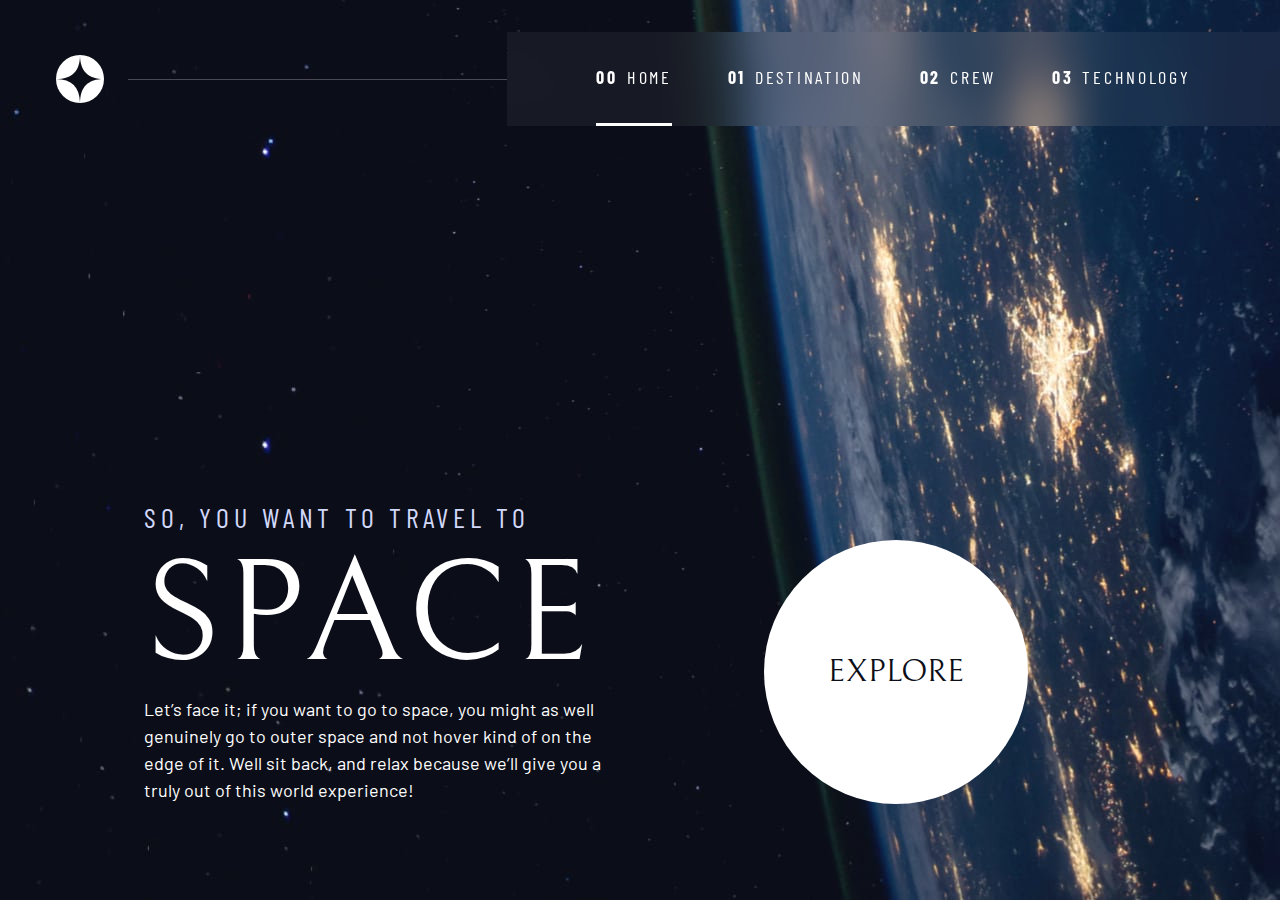
<file: index.html>
<!DOCTYPE html>
<html lang="en">
  <head>
    <meta charset="UTF-8" />
    <meta http-equiv="X-UA-Compatible" content="IE=edge" />
    <meta name="viewport" content="width=device-width, initial-scale=1.0" />

    <!-- Google fonts -->
    <link rel="preconnect" href="https://fonts.googleapis.com" />
    <link rel="preconnect" href="https://fonts.gstatic.com" crossorigin />
    <link
      href="https://fonts.googleapis.com/css2?family=Barlow+Condensed:wght@400;700&family=Bellefair&family=Barlow:wght@400;700&display=swap"
      rel="stylesheet"
    />
    <script src="script.js" defer></script>

    <!-- Custom CSS -->
    <link rel="stylesheet" href="index.css" />
    <title>Frontend Mentor | Space Tourism Website</title>
  </head>
  <body class="home">
    <a class="skip-to-content" href="#main">Skip to content</a>
    <header class="primary-header flex">
      <!-- Logo -->
      <div>
        <img src="./assets/shared/logo.svg" alt="Space tourism logo" class="logo" />
      </div>
      <button type="button" class="mobile-nav-toggle" aria-controls="primary-navigation">
        <span class="sr-only" aria-expanded="false">>Menu</span>
      </button>
      <nav>
        <ul id="primary-navigation" class="primary-navigation underline-indicators flex" data-visible="false">
          <li class="active">
            <a class="ff-sans-cond uppercase text-white letter-spacing-2" href="index.html"
              ><span aria-hidden="true">00</span>Home</a
            >
          </li>
          <li>
            <a class="ff-sans-cond uppercase text-white letter-spacing-2" href="destination.html"
              ><span aria-hidden="true">01</span>Destination</a
            >
          </li>
          <li>
            <a class="ff-sans-cond uppercase text-white letter-spacing-2" href="crew.html"
              ><span aria-hidden="true">02</span>Crew</a
            >
          </li>
          <li>
            <a class="ff-sans-cond uppercase text-white letter-spacing-2" href="technology.html"
              ><span aria-hidden="true">03</span>Technology</a
            >
          </li>
        </ul>
      </nav>
    </header>

    <main id="main" class="grid-container grid-container--home">
      <div>
        <h1 class="fs-500 ff-sans-cond text-accent uppercase letter-spacing-1">
          So, you want to travel to
          <span class="block fs-900 ff-serif text-white">Space</span>
        </h1>
        <p>
          Let’s face it; if you want to go to space, you might as well genuinely go to outer space and not hover kind of
          on the edge of it. Well sit back, and relax because we’ll give you a truly out of this world experience!
        </p>
      </div>
      <div>
        <a href="destination.html" class="large-button ff-serif text-dark bg-white uppercase">Explore</a>
      </div>
    </main>
  </body>
</html>
</file>
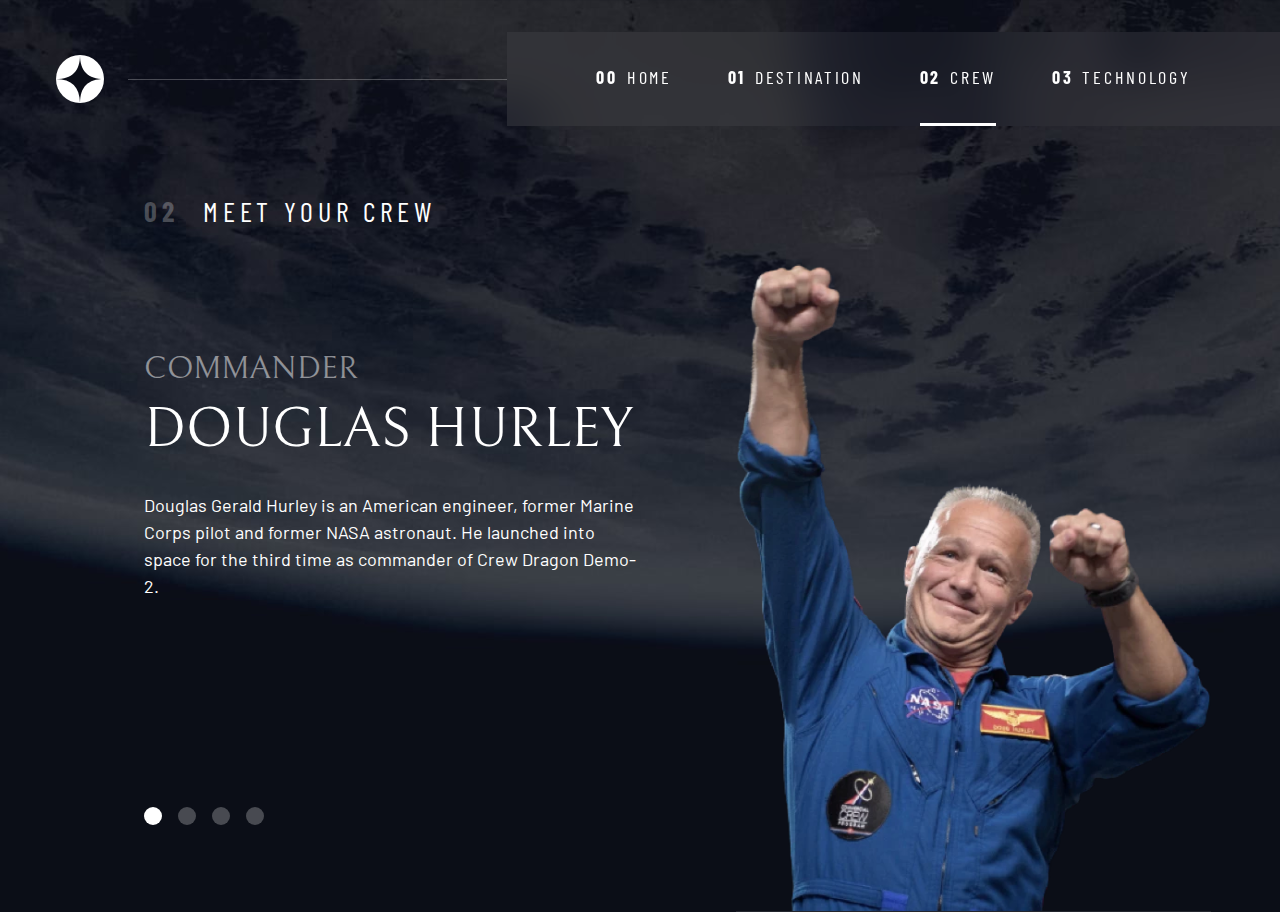
<file: crew.html>
<!DOCTYPE html>
<html lang="en">
  <head>
    <meta charset="UTF-8" />
    <meta http-equiv="X-UA-Compatible" content="IE=edge" />
    <meta name="viewport" content="width=device-width, initial-scale=1.0" />

    <!-- Google fonts -->
    <link rel="preconnect" href="https://fonts.googleapis.com" />
    <link rel="preconnect" href="https://fonts.gstatic.com" crossorigin />
    <link
      href="https://fonts.googleapis.com/css2?family=Barlow+Condensed:wght@400;700&family=Bellefair&family=Barlow:wght@400;700&display=swap"
      rel="stylesheet"
    />
    <script src="script.js" defer></script>
    <script src="tabs.js" defer></script>

    <!-- Custom CSS -->
    <link rel="stylesheet" href="index.css" />
    <title>Frontend Mentor | Space Tourism Website</title>
  </head>
  <body class="crew">
    <a class="skip-to-content" href="#main">Skip to content</a>
    <header class="primary-header flex">
      <!-- Logo -->
      <div>
        <img src="./assets/shared/logo.svg" alt="Space tourism logo" class="logo" />
      </div>
      <button type="button" class="mobile-nav-toggle" aria-controls="primary-navigation">
        <span class="sr-only" aria-expanded="false">>Menu</span>
      </button>
      <nav>
        <ul id="primary-navigation" class="primary-navigation underline-indicators flex" data-visible="false">
          <li>
            <a class="ff-sans-cond uppercase text-white letter-spacing-2" href="index.html"
              ><span aria-hidden="true">00</span>Home</a
            >
          </li>
          <li>
            <a class="ff-sans-cond uppercase text-white letter-spacing-2" href="destination.html"
              ><span aria-hidden="true">01</span>Destination</a
            >
          </li>
          <li class="active">
            <a class="ff-sans-cond uppercase text-white letter-spacing-2" href="crew.html"
              ><span aria-hidden="true">02</span>Crew</a
            >
          </li>
          <li>
            <a class="ff-sans-cond uppercase text-white letter-spacing-2" href="technology.html"
              ><span aria-hidden="true">03</span>Technology</a
            >
          </li>
        </ul>
      </nav>
    </header>

    <main id="main" class="grid-container grid-container--crew flow">
      <h1 class="numbered-title"><span aria-hidden="true">02</span> Meet your crew</h1>

      <div class="dot-indicators flex" role="tablist" aria-label="crew member list">
        <button aria-selected="true" aria-controls="commander-tab" role="tab" data-image="commander-image" tabindex="0">
          <span class="sr-only">The commander</span>
        </button>
        <button aria-selected="false" aria-controls="mission-tab" role="tab" data-image="mission-image" tabindex="-1">
          <span class="sr-only">The mission specialist</span>
        </button>
        <button aria-selected="false" aria-controls="pilot-tab" role="tab" data-image="pilot-image" tabindex="-1">
          <span class="sr-only">The pilot</span>
        </button>
        <button aria-selected="false" aria-controls="crew-tab" role="tab" data-image="crew-image" tabindex="-1">
          <span class="sr-only">The crew engineer</span>
        </button>
      </div>

      <!-- Commander Panel -->
      <article class="crew-info flow" id="commander-tab" role="tabpanel" tabindex="0">
        <header class="flow flow--space-small">
          <h2 class="fs-600 ff-serif uppercase">Commander</h2>
          <p class="fs-700 uppercase ff-serif">Douglas Hurley</p>
        </header>
        <p>
          Douglas Gerald Hurley is an American engineer, former Marine Corps pilot and former NASA astronaut. He
          launched into space for the third time as commander of Crew Dragon Demo-2.
        </p>
      </article>

      <!-- Mission Specialist Panel -->
      <article class="crew-info flow" id="mission-tab" role="tabpanel" tabindex="0" hidden>
        <header class="flow flow--space-small">
          <h2 class="fs-600 ff-serif uppercase">Mission Specialist</h2>
          <p class="fs-700 uppercase ff-serif">Mark Shuttleworth</p>
        </header>
        <p>
          Mark Richard Shuttleworth is the founder and CEO of Canonical, the company behind the Linux-based Ubuntu
          operating system. Shuttleworth became the first South African to travel to space as a space tourist.
        </p>
      </article>

      <!-- Pilot Panel -->
      <article class="crew-info flow" id="pilot-tab" role="tabpanel" tabindex="0" hidden>
        <header class="flow flow--space-small">
          <h2 class="fs-600 ff-serif uppercase">Pilot</h2>
          <p class="fs-700 uppercase ff-serif">Victor Glover</p>
        </header>
        <p>
          Pilot on the first operational flight of the SpaceX Crew Dragon to the International Space Station. Glover is
          a commander in the U.S. Navy where he pilots an F/A-18.He was a crew member of Expedition 64, and served as a
          station systems flight engineer.
        </p>
      </article>

      <!-- Engineer Panel -->
      <article class="crew-info flow" id="crew-tab" role="tabpanel" tabindex="0" hidden>
        <header class="flow flow--space-small">
          <h2 class="fs-600 ff-serif uppercase">Flight Engineer</h2>
          <p class="fs-700 uppercase ff-serif">Anousheh Ansari</p>
        </header>
        <p>
          Anousheh Ansari is an Iranian American engineer and co-founder of Prodea Systems. Ansari was the fourth
          self-funded space tourist, the first self-funded woman to fly to the ISS, and the first Iranian in space.
        </p>
      </article>

      <!-- Commander Image -->
      <picture id="commander-image">
        <source srcset="assets/crew/image-douglas-hurley.webp" type="image/webp" />
        <img src="assets/crew/image-douglas-hurley.png" alt="Douglas Hurley" />
      </picture>

      <!-- Mission Image -->
      <picture id="mission-image" hidden>
        <source srcset="assets/crew/image-mark-shuttleworth.webp" type="image/webp" />
        <img src="assets/crew/image-mark-shuttleworth.png" alt="Douglas Hurley" />
      </picture>

      <!-- Pilot Image -->
      <picture id="pilot-image" hidden>
        <source srcset="assets/crew/image-victor-glover.webp" type="image/webp" />
        <img src="assets/crew/image-victor-glover.png" alt="Douglas Hurley" />
      </picture>

      <!-- Crew Image -->
      <picture id="crew-image" hidden>
        <source srcset="assets/crew/image-anousheh-ansari.webp" type="image/webp" />
        <img src="assets/crew/image-anousheh-ansari.png" alt="Douglas Hurley" />
      </picture>
    </main>
  </body>
</html>
</file>
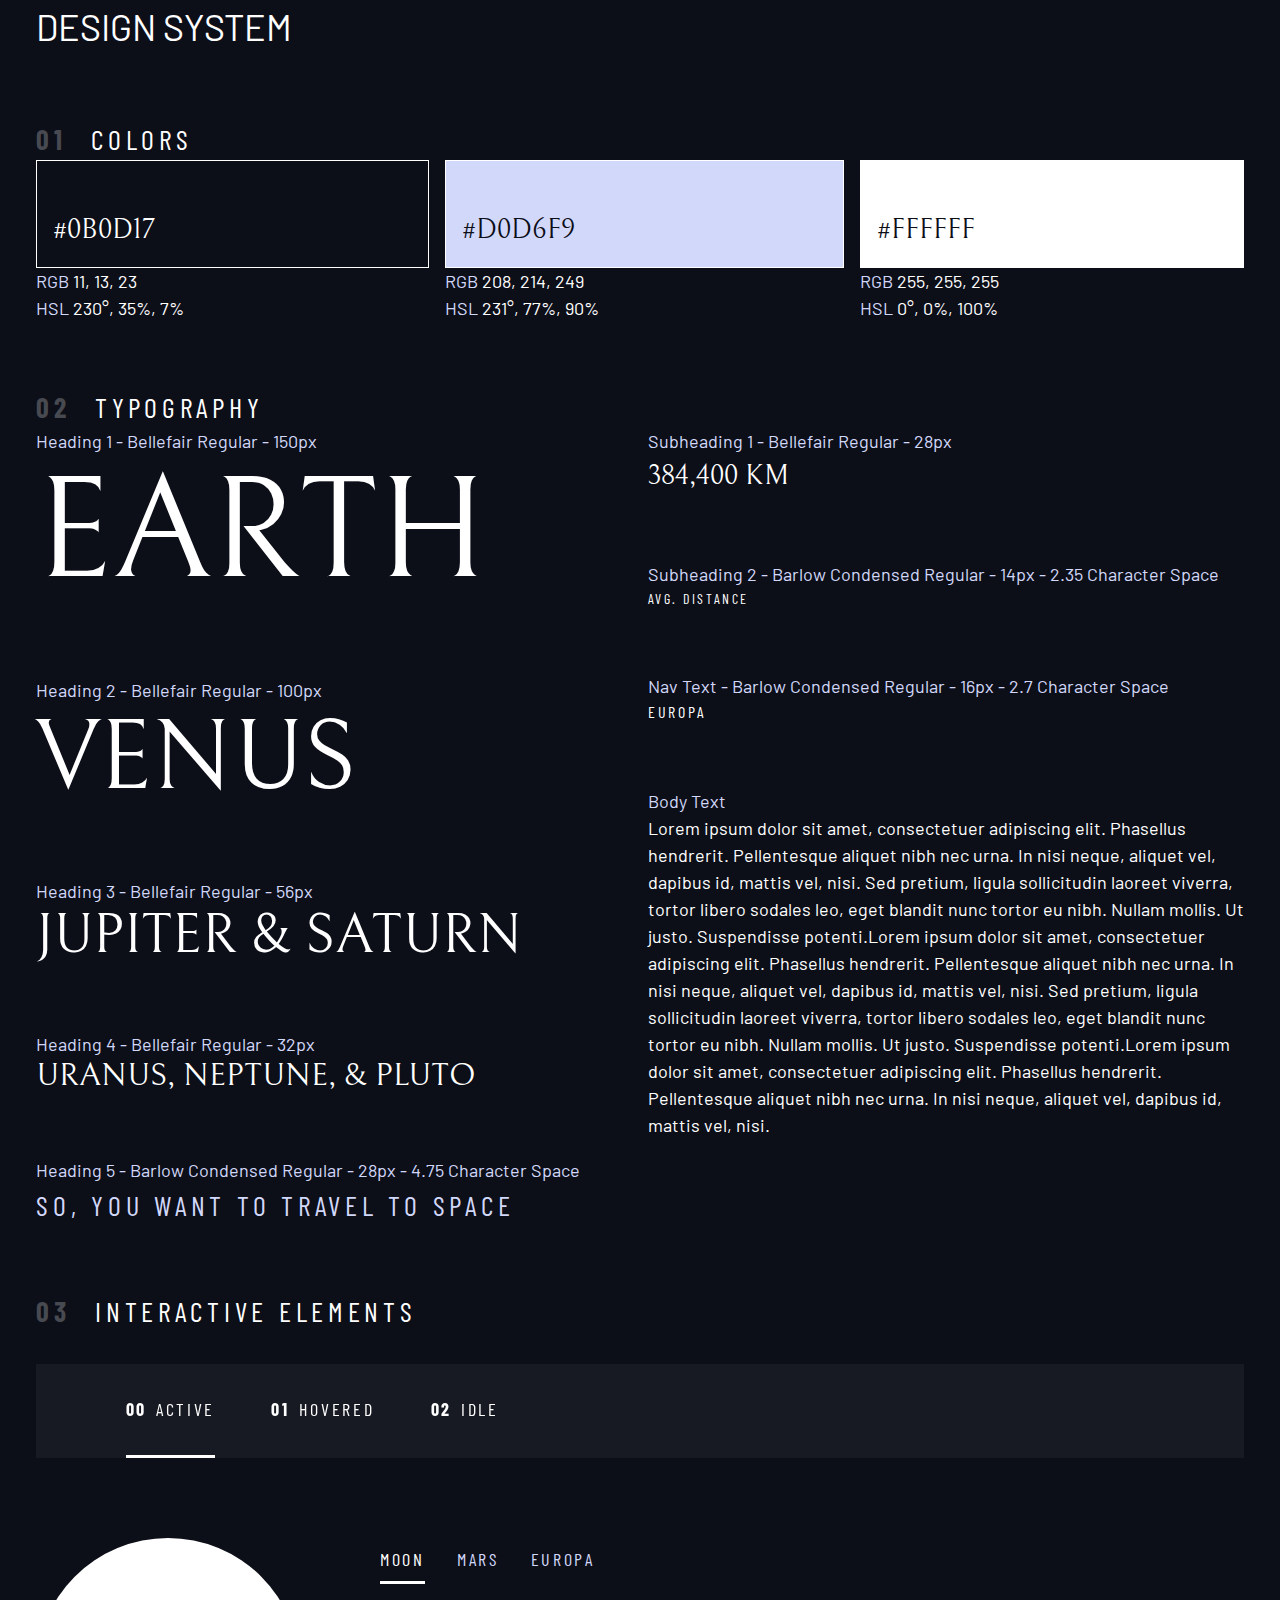
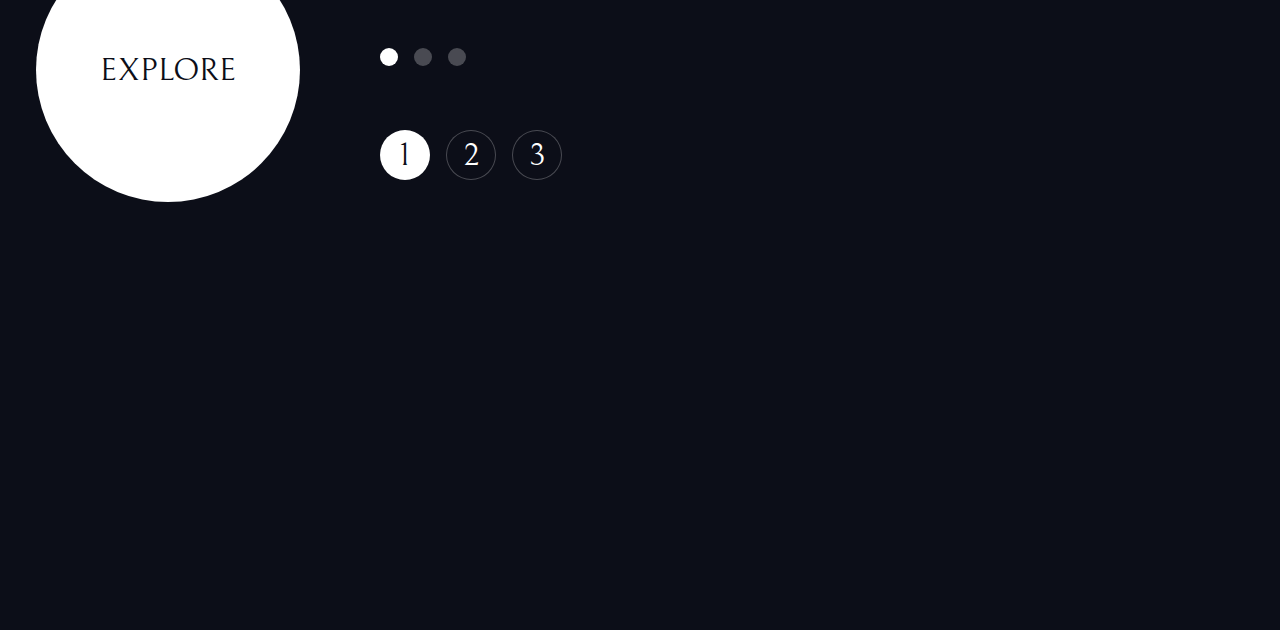
<file: design-system.html>
<!DOCTYPE html>
<html lang="en">
  <head>
    <meta charset="UTF-8" />
    <meta http-equiv="X-UA-Compatible" content="IE=edge" />
    <meta name="viewport" content="width=device-width, initial-scale=1.0" />

    <!-- Google fonts -->
    <link rel="preconnect" href="https://fonts.googleapis.com" />
    <link rel="preconnect" href="https://fonts.gstatic.com" crossorigin />
    <link
      href="https://fonts.googleapis.com/css2?family=Barlow+Condensed:wght@400;700&family=Bellefair&family=Barlow:wght@400;700&display=swap"
      rel="stylesheet"
    />
    <link rel="stylesheet" href="index.css" />
    <title>Design System</title>
  </head>
  <body>
    <div class="container">
      <h1 class="uppercase">Design system</h1>

      <section id="colors" style="margin: 4rem 0">
        <h2 class="numbered-title"><span>01</span> colors</h2>
        <div class="flex">
          <div style="flex-grow: 1">
            <div class="bg-dark text-white ff-serif fs-500" style="padding: 3rem 1rem 1rem; border: 1px solid white">
              #0B0D17
            </div>
            <p><span class="text-accent">RGB</span> 11, 13, 23</p>
            <p><span class="text-accent">HSL</span> 230°, 35%, 7%</p>
          </div>
          <div style="flex-grow: 1">
            <div class="bg-accent text-dark ff-serif fs-500" style="padding: 3rem 1rem 1rem; border: 1px solid white">
              #D0D6F9
            </div>
            <p><span class="text-accent">RGB</span> 208, 214, 249</p>
            <p><span class="text-accent">HSL</span> 231°, 77%, 90%</p>
          </div>
          <div style="flex-grow: 1">
            <div class="bg-white text-dark ff-serif fs-500" style="padding: 3rem 1rem 1rem; border: 1px solid white">
              #FFFFFF
            </div>
            <p><span class="text-accent">RGB</span> 255, 255, 255</p>
            <p><span class="text-accent">HSL</span> 0°, 0%, 100%</p>
          </div>
        </div>
      </section>

      <!-- Typography Section -->
      <section id="typography" style="margin: 4rem 0">
        <h2 class="numbered-title"><span>02 </span>Typography</h2>
        <div class="flex">
          <div class="flow" style="flex-basis: 100%; --flow-space: 4rem">
            <div>
              <p class="text-accent">Heading 1 - Bellefair Regular - 150px</p>
              <p class="fs-900 ff-serif uppercase">Earth</p>
            </div>
            <div>
              <p class="text-accent">Heading 2 - Bellefair Regular - 100px</p>
              <p class="fs-800 ff-serif uppercase">Venus</p>
            </div>
            <div>
              <p class="text-accent">Heading 3 - Bellefair Regular - 56px</p>
              <p class="fs-700 ff-serif uppercase">Jupiter & Saturn</p>
            </div>
            <div>
              <p class="text-accent">Heading 4 - Bellefair Regular - 32px</p>
              <p class="fs-600 ff-serif uppercase">Uranus, Neptune, & Pluto</p>
            </div>
            <div>
              <p class="text-accent">Heading 5 - Barlow Condensed Regular - 28px - 4.75 Character Space</p>
              <p class="text-accent fs-500 ff-sans-cond uppercase letter-spacing-1">So, you want to travel to space</p>
            </div>
          </div>

          <div class="flow" style="flex-basis: 100%; --flow-space: 4rem">
            <div>
              <p class="text-accent">Subheading 1 - Bellefair Regular - 28px</p>
              <p class="fs-500 ff-serif uppercase">384,400 km</p>
            </div>
            <div>
              <p class="text-accent">Subheading 2 - Barlow Condensed Regular - 14px - 2.35 Character Space</p>
              <p class="fs-200 uppercase ff-sans-cond letter-spacing-3">Avg. Distance</p>
            </div>
            <div>
              <p class="text-accent">Nav Text - Barlow Condensed Regular - 16px - 2.7 Character Space</p>
              <p class="fs-300 uppercase ff-sans-cond letter-spacing-2">Europa</p>
            </div>
            <div>
              <p class="text-accent">Body Text</p>
              <p>
                Lorem ipsum dolor sit amet, consectetuer adipiscing elit. Phasellus hendrerit. Pellentesque aliquet nibh
                nec urna. In nisi neque, aliquet vel, dapibus id, mattis vel, nisi. Sed pretium, ligula sollicitudin
                laoreet viverra, tortor libero sodales leo, eget blandit nunc tortor eu nibh. Nullam mollis. Ut justo.
                Suspendisse potenti.Lorem ipsum dolor sit amet, consectetuer adipiscing elit. Phasellus hendrerit.
                Pellentesque aliquet nibh nec urna. In nisi neque, aliquet vel, dapibus id, mattis vel, nisi. Sed
                pretium, ligula sollicitudin laoreet viverra, tortor libero sodales leo, eget blandit nunc tortor eu
                nibh. Nullam mollis. Ut justo. Suspendisse potenti.Lorem ipsum dolor sit amet, consectetuer adipiscing
                elit. Phasellus hendrerit. Pellentesque aliquet nibh nec urna. In nisi neque, aliquet vel, dapibus id,
                mattis vel, nisi.
              </p>
            </div>
          </div>
        </div>
      </section>

      <!-- Interactive Elements Section -->
      <section class="flow" id="interactive-elements">
        <h2 class="numbered-title"><span>03</span> Interactive elements</h2>

        <!-- navigation -->
        <div>
          <nav>
            <ul class="primary-navigation underline-indicators flex">
              <li class="active">
                <a class="ff-sans-cond uppercase text-white letter-spacing-2" href="#"><span>00</span>Active</a>
              </li>
              <li>
                <a class="ff-sans-cond uppercase text-white letter-spacing-2" href="#"><span>01</span>Hovered</a>
              </li>
              <li>
                <a class="ff-sans-cond uppercase text-white letter-spacing-2" href="#"><span>02</span>Idle</a>
              </li>
            </ul>
          </nav>
        </div>

        <div class="flex" style="margin-top: 5rem">
          <div>
            <!-- explore button -->
            <a href="#" class="large-button uppercase ff-serif fs-600 text-dark bg-white">Explore</a>
          </div>

          <div class="flow" style="margin-bottom: 50vh; margin-left: 4rem; --flow-space: 4rem">
            <!-- Tabs -->
            <div class="tab-list underline-indicators flex">
              <button aria-selected="true" class="uppercase ff-sans-cond text-accent letter-spacing-2">Moon</button>
              <button aria-selected="false" class="uppercase ff-sans-cond text-accent letter-spacing-2">Mars</button>
              <button aria-selected="false" class="uppercase ff-sans-cond text-accent letter-spacing-2">Europa</button>
            </div>
            <!-- Dots -->
            <div class="dot-indicators flex">
              <button aria-selected="true" class="">
                <span class="sr-only">Tab title</span>
              </button>
              <button aria-selected="false" class="">
                <span class="sr-only">Tab title</span>
              </button>
              <button aria-selected="false" class="">
                <span class="sr-only">Tab title</span>
              </button>
            </div>
            <!-- Numbers -->
            <div class="number-indicators flex">
              <button aria-selected="true" class="ff-serif fs-600 text-white bg-dark">1</button>
              <button class="ff-serif fs-600 text-white bg-dark">2</button>
              <button class="ff-serif fs-600 text-white bg-dark">3</button>
            </div>
          </div>
        </div>
      </section>
    </div>
  </body>
</html>
</file>
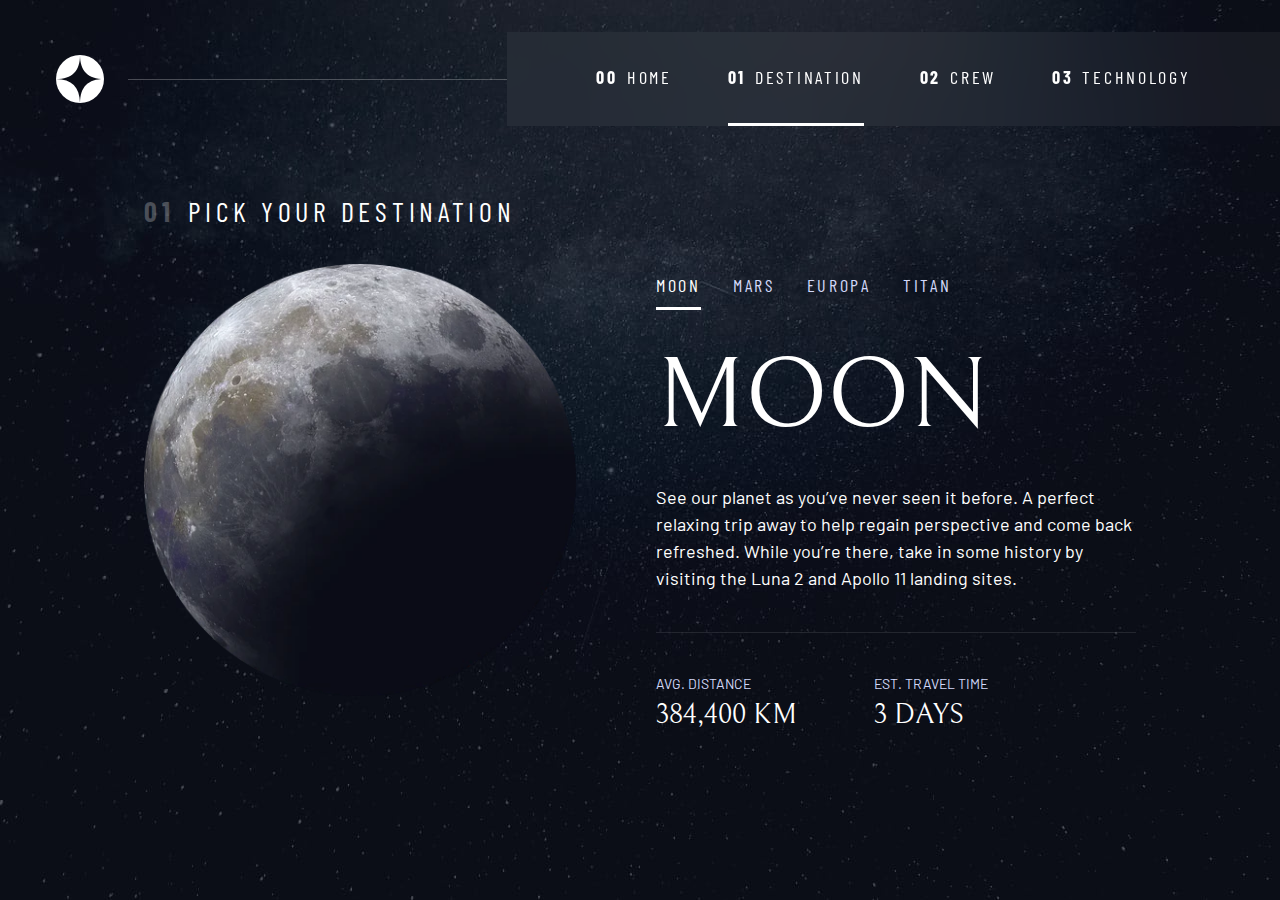
<file: destination.html>
<!DOCTYPE html>
<html lang="en">
  <head>
    <meta charset="UTF-8" />
    <meta http-equiv="X-UA-Compatible" content="IE=edge" />
    <meta name="viewport" content="width=device-width, initial-scale=1.0" />

    <!-- Google fonts -->
    <link rel="preconnect" href="https://fonts.googleapis.com" />
    <link rel="preconnect" href="https://fonts.gstatic.com" crossorigin />
    <link
      href="https://fonts.googleapis.com/css2?family=Barlow+Condensed:wght@400;700&family=Bellefair&family=Barlow:wght@400;700&display=swap"
      rel="stylesheet"
    />
    <script src="script.js" defer></script>
    <script src="tabs.js" defer></script>

    <!-- Custom CSS -->
    <link rel="stylesheet" href="index.css" />
    <title>Frontend Mentor | Space Tourism Website</title>
  </head>
  <body class="destination">
    <a class="skip-to-content" href="#main">Skip to content</a>
    <header class="primary-header flex">
      <!-- Logo -->
      <div>
        <img src="./assets/shared/logo.svg" alt="Space tourism logo" class="logo" />
      </div>
      <button type="button" class="mobile-nav-toggle" aria-controls="primary-navigation">
        <span class="sr-only" aria-expanded="false">>Menu</span>
      </button>
      <nav>
        <ul id="primary-navigation" class="primary-navigation underline-indicators flex" data-visible="false">
          <li>
            <a class="ff-sans-cond uppercase text-white letter-spacing-2" href="index.html"
              ><span aria-hidden="true">00</span>Home</a
            >
          </li>
          <li class="active">
            <a class="ff-sans-cond uppercase text-white letter-spacing-2" href="destination.html"
              ><span aria-hidden="true">01</span>Destination</a
            >
          </li>
          <li>
            <a class="ff-sans-cond uppercase text-white letter-spacing-2" href="crew.html"
              ><span aria-hidden="true">02</span>Crew</a
            >
          </li>
          <li>
            <a class="ff-sans-cond uppercase text-white letter-spacing-2" href="technology.html"
              ><span aria-hidden="true">03</span>Technology</a
            >
          </li>
        </ul>
      </nav>
    </header>

    <main id="main" class="grid-container grid-container--destination flow">
      <h1 class="numbered-title"><span aria-hidden="true">01</span>Pick your destination</h1>

      <picture id="moon-image">
        <source srcset="assets/destination/image-moon.webp" type="image/webp" />
        <img src="assets/destination//image-moon.png" alt="The moon" />
      </picture>
      <picture id="mars-image" hidden>
        <source srcset="assets/destination/image-mars.webp" type="image/webp" />
        <img src="assets/destination//image-mars.png" alt="The planet mars" />
      </picture>
      <picture id="europa-image" hidden>
        <source srcset="assets/destination/image-europa.webp" type="image/webp" />
        <img src="assets/destination//image-europa.png" alt="The planet europa" />
      </picture>
      <picture id="titan-image" hidden>
        <source srcset="assets/destination/image-titan.webp" type="image/webp" />
        <img src="assets/destination//image-titan.png" alt="The moon titan" />
      </picture>

      <!-- Tabs -->
      <div class="tab-list underline-indicators flex" role="tablist" aria-label="destination list">
        <button
          aria-selected="true"
          role="tab"
          aria-controls="moon-tab"
          class="uppercase ff-sans-cond text-accent letter-spacing-2"
          tabindex="0"
          data-image="moon-image"
        >
          Moon
        </button>
        <button
          aria-selected="false"
          role="tab"
          aria-controls="mars-tab"
          class="uppercase ff-sans-cond text-accent letter-spacing-2"
          tabindex="-1"
          data-image="mars-image"
        >
          Mars
        </button>
        <button
          aria-selected="false"
          role="tab"
          aria-controls="europa-tab"
          class="uppercase ff-sans-cond text-accent letter-spacing-2"
          tabindex="-1"
          data-image="europa-image"
        >
          Europa
        </button>
        <button
          aria-selected="false"
          role="tab"
          aria-controls="titan-tab"
          class="uppercase ff-sans-cond text-accent letter-spacing-2"
          tabindex="-1"
          data-image="titan-image"
        >
          Titan
        </button>
      </div>

      <!-- The Moon -->
      <article class="destination-info flow" id="moon-tab" tabindex="0" role="tabpanel">
        <h2 class="fs-800 uppercase ff-serif">Moon</h2>
        <p>
          See our planet as you’ve never seen it before. A perfect relaxing trip away to help regain perspective and
          come back refreshed. While you’re there, take in some history by visiting the Luna 2 and Apollo 11 landing
          sites.
        </p>
        <div class="destination-meta flex">
          <div>
            <h3 class="text-accent fs-200 uppercase">Avg. distance</h3>
            <p class="ff-serif uppercase">384,400 km</p>
          </div>
          <div>
            <h3 class="text-accent fs-200 uppercase">Est. travel time</h3>
            <p class="ff-serif uppercase">3 days</p>
          </div>
        </div>
      </article>

      <!-- Mars -->
      <article hidden class="destination-info flow" id="mars-tab" tabindex="0" role="tabpanel">
        <h2 class="fs-800 uppercase ff-serif">Mars</h2>
        <p>
          Don’t forget to pack your hiking boots. You’ll need them to tackle Olympus Mons, the tallest planetary
          mountain in our solar system. It’s two and a half times the size of Everest!
        </p>
        <div class="destination-meta flex">
          <div>
            <h3 class="text-accent fs-200 uppercase">Avg. distance</h3>
            <p class="ff-serif uppercase">225 mil. km</p>
          </div>
          <div>
            <h3 class="text-accent fs-200 uppercase">Est. travel time</h3>
            <p class="ff-serif uppercase">9 months</p>
          </div>
        </div>
      </article>

      <!-- Europa -->
      <article hidden class="destination-info flow" id="europa-tab" tabindex="0" role="tabpanel">
        <h2 class="fs-800 uppercase ff-serif">Europa</h2>
        <p>
          The smallest of the four Galilean moons orbiting Jupiter, Europa is a winter lover’s dream. With an icy
          surface, it’s perfect for a bit of ice skating, curling, hockey, or simple relaxation in your snug wintery
          cabin.
        </p>
        <div class="destination-meta flex">
          <div>
            <h3 class="text-accent fs-200 uppercase">Avg. distance</h3>
            <p class="ff-serif uppercase">628 mil. km</p>
          </div>
          <div>
            <h3 class="text-accent fs-200 uppercase">Est. travel time</h3>
            <p class="ff-serif uppercase">3 yearss</p>
          </div>
        </div>
      </article>

      <!-- Titan -->
      <article hidden class="destination-info flow" id="titan-tab" tabindex="0" role="tabpanel">
        <h2 class="fs-800 uppercase ff-serif">Titan</h2>
        <p>
          The only moon known to have a dense atmosphere other than Earth, Titan is a home away from home (just a few
          hundred degrees colder!). As a bonus, you get striking views of the Rings of Saturn.
        </p>
        <div class="destination-meta flex">
          <div>
            <h3 class="text-accent fs-200 uppercase">Avg. distance</h3>
            <p class="ff-serif uppercase">1.6 bil. km</p>
          </div>
          <div>
            <h3 class="text-accent fs-200 uppercase">Est. travel time</h3>
            <p class="ff-serif uppercase">7 years</p>
          </div>
        </div>
      </article>
    </main>
  </body>
</html>
</file>
<file: index.css>
/* ---------------------------- */
/* CUSTOM PROPERTIES            */
/* ---------------------------- */

:root {
  /* Colors */
  --clr-dark: 230 35% 7%;
  --clr-light: 231 77% 90%;
  --clr-white: 0 0% 100%;

  /* Font Sizes */
  --fs-900: clamp(5rem, 10vw + 1rem, 9.375rem);
  --fs-800: 3.5rem;
  --fs-700: 1.5rem;
  --fs-600: 1rem;
  --fs-500: 1rem;
  --fs-400: 0.9375rem;
  --fs-300: 1rem;
  --fs-200: 0.875rem;

  /* Font Families */
  --ff-serif: 'Bellefair', serif;
  --ff-sans-cond: 'Barlow Condensed', sans-serif;
  --ff-sans-normal: 'Barlow', sans-serif;
}

@media (min-width: 35em) {
  :root {
    /* Font Sizes */
    /* --fs-900: 9.375rem; */
    --fs-800: 5rem;
    --fs-700: 2.5rem;
    --fs-600: 1.5rem;
    --fs-500: 1.25rem;
    --fs-400: 1rem;
  }
}

@media (min-width: 45em) {
  :root {
    /* Font Sizes */
    --fs-800: 6.25rem;
    --fs-700: 3.5rem;
    --fs-600: 2rem;
    --fs-500: 1.75rem;
    --fs-400: 1.125rem;
  }
}

/* ---------------------------- */
/* RESETS                       */
/* ---------------------------- */

/*  https://piccalil.li/blog/a-modern-css-reset/ */

/*  Box Sizing */
*,
*::before,
*::after {
  box-sizing: border-box;
}

/* Remove default margin */
body,
h1,
h2,
h3,
h4,
h5,
h6,
p,
figure,
picture {
  margin: 0;
}

/* Remove the default Bold font-weight (this is exclusive to this Space page -- typically we want to keep this) */
h1,
h2,
h3,
h4,
h5,
h6,
p {
  font-weight: 400;
}

/* Set up Body */
body {
  /* Browser default is 1.4 -- tad small */
  line-height: 1.5;
  min-height: 100vh;

  font-family: var(--ff-sans-normal);
  font-size: var(--fs-400);
  color: hsl(var(--clr-white));
  background-color: hsl(var(--clr-dark));

  /* Help our Grid items stretch out */
  display: grid;
  grid-template-rows: min-content 1fr;

  overflow-x: hidden;
}

/* Easier Image */
img,
picture {
  /* Ensures image shrinks as space they have to live in does */
  max-width: 100%;
  /* Deal with minor spacing issues */
  display: block;
}

/* Make forms elements to work with */
input,
button,
textarea,
select {
  /* These don't inherit font properties by default */
  font: inherit;
}

/* The hidden attribute is weak and easily overridden -- this fixes that */
[hidden] {
  display: none !important;
}

/* Remove animations for people who have disabled them */
@media (prefers-reduced-motion: reduce) {
  *,
  *::before,
  *::after {
    animation-duration: 0.01ms !important;
    animation-iteration-count: 1 !important;
    transition-duration: 0.01ms !important;
    scroll-behavior: auto !important;
  }
}

/* ---------------------------- */
/* UTILITY CLASSES              */
/* ---------------------------- */

.flex {
  display: flex;
  gap: var(--gap, 1rem);
}

.grid {
  display: grid;
  gap: var(--gap, 1rem);
}

.block {
  display: block;
}

/* 'Lobotomized owl' -- select all elements that don't have an adjacent sibling before it  */
/* .flow > * + * {
  margin-top: 1rem;
} */

/* Simpler to understand selector for the above? */
/* .flow > *:not(:first-child) {
  margin-top: 1rem;
} */

.flow > *:where(:not(:first-child)) {
  margin-top: var(--flow-space, 1rem);
}

/* We could also use this version! */
/* .flow > *:not(:last-child) {
  margin-bottom: 1rem;
} */

.flow--space-small {
  --flow-space: 0.75rem;
}

.container {
  /* Padding for left and right */
  padding-inline: 2em;
  /* Keep contents horizontally centered */
  margin-inline: auto;
  max-width: 80rem;
}

/* Visually hide content, but keep it in page so screen-reader gains more context */
.sr-only {
  position: absolute;
  width: 1px;
  height: 1px;
  padding: 0;
  margin: -1px;
  overflow: hidden;
  clip: rect(0, 0, 0, 0);
  white-space: nowrap; /* Added line */
  border: 0;
}

.skip-to-content {
  position: absolute;
  z-index: 1000;
  background: hsl(var(--clr-white));
  color: hsl(var(--clr-dark));
  padding: 0.5em 1em;
  margin-inline: auto;
  transform: translateY(-100%);
  transition: transform 0.3s ease-in-out;
}

.skip-to-content:focus {
  transform: translateY(0);
}

/* Colors */

.bg-dark {
  background-color: hsl(var(--clr-dark));
}
.bg-accent {
  background-color: hsl(var(--clr-light));
}
.bg-white {
  background-color: hsl(var(--clr-white));
}

.text-dark {
  color: hsl(var(--clr-dark));
}
.text-accent {
  color: hsl(var(--clr-light));
}
.text-white {
  color: hsl(var(--clr-white));
}

/* Typography */

.ff-serif {
  font-family: var(--ff-serif);
}
.ff-sans-cond {
  font-family: var(--ff-sans-cond);
}
.ff-sans-normal {
  font-family: var(--ff-sans-normal);
}

.letter-spacing-1 {
  letter-spacing: 4.75px;
}
.letter-spacing-2 {
  letter-spacing: 2.7px;
}
.letter-spacing-3 {
  letter-spacing: 2.35px;
}

.uppercase {
  text-transform: uppercase;
}

.fs-900 {
  font-size: var(--fs-900);
}
.fs-800 {
  font-size: var(--fs-800);
}
.fs-700 {
  font-size: var(--fs-700);
}
.fs-600 {
  font-size: var(--fs-600);
}
.fs-500 {
  font-size: var(--fs-500);
}
.fs-400 {
  font-size: var(--fs-400);
}
.fs-300 {
  font-size: var(--fs-300);
}
.fs-200 {
  font-size: var(--fs-200);
}

.fs-900,
.fs-800,
.fs-700,
.fs-600 {
  line-height: 1.1;
}

.numbered-title {
  font-family: var(--ff-sans-cond);
  font-size: var(--fs-500);
  text-transform: uppercase;
  letter-spacing: 4.72px;
}

.numbered-title span {
  margin-right: 0.5em;
  font-weight: 700;
  color: hsl(var(--clr-white) / 0.25);
}

/* ---------------------------- */
/* COMPONENTS                   */
/* ---------------------------- */

.large-button {
  font-size: 2rem;
  position: relative;
  /* This makes the button not take up as much room as it can get */
  display: inline-grid;
  z-index: 1;
  place-items: center;
  padding: 0 2em;
  border-radius: 50%;
  aspect-ratio: 1;
  text-decoration: none;

  outline: 0;
}

.large-button::after {
  content: '';
  position: absolute;
  z-index: -1;
  inset: 0;
  border-radius: inherit;
  background-color: hsl(var(--clr-white) / 0.15);
  opacity: 0;
  transition: opacity 500ms linear, transform 750ms ease-in-out;
}

.large-button:hover::after,
.large-button:focus::after {
  opacity: 1;
  transform: scale(1.5);
}

/* Primary Header */

.logo {
  margin: 2rem clamp(1.5rem, 5vw, 3.5rem);
}

.primary-header {
  align-items: center;
  justify-content: space-between;
}

.mobile-nav-toggle {
  display: none;
}

.primary-navigation {
  --gap: clamp(1.5rem, 5vw, 3.5rem);
  --underline-gap: 2rem;
  background: hsl(var(--clr-dark) / 0.95);
  list-style: none;
  padding: 0;
  margin: 0;
  transition: transform 0.3s ease-in-out;
}

.primary-navigation a {
  text-decoration: none;
}

.primary-navigation a > span {
  font-weight: 700;
  margin-right: 0.5em;
}

@supports (backdrop-filter: blur(1rem)) {
  .primary-navigation {
    background: hsl(var(--clr-white) / 0.05);
    backdrop-filter: blur(1.5rem);
  }
}

@media (max-width: 35rem) {
  .primary-navigation {
    --underline-gap: 0.5rem;
    position: fixed;
    z-index: 1000;
    inset: 0 0 0 30%;
    list-style: none;
    padding: min(20rem, 15vh) 2rem;
    margin: 0;
    flex-direction: column;
    transform: translateX(100%);
  }

  .primary-navigation[data-visible='true'] {
    transform: translateX(0);
  }

  .mobile-nav-toggle {
    display: block;
    position: absolute;
    z-index: 2000;
    right: 1rem;
    top: 2rem;
    background: transparent;
    background-image: url(./assets/shared/icon-hamburger.svg);
    background-position: center;
    background-repeat: no-repeat;
    width: 1.5rem;
    aspect-ratio: 1;
    border: 0;
  }

  .primary-navigation.underline-indicators > .active {
    border: 0;
  }

  .mobile-nav-toggle[aria-expanded='true'] {
    background-image: url(./assets/shared/icon-close.svg);
  }

  .mobile-nav-toggle:focus-visible {
    outline: 5px solid white;
    outline-offset: 5px;
  }
}

@media (min-width: 35em) {
  .primary-navigation {
    padding-inline: clamp(3rem, 7vw, 7rem);
  }
}

@media (min-width: 35em) and (max-width: 44.999em) {
  .primary-navigation a > span {
    display: none;
  }
}

@media (min-width: 45em) {
  .primary-header::after {
    content: '';
    display: block;
    position: relative;
    height: 1px;
    width: 100%;
    margin-right: -2.5rem;
    background-color: hsl(var(--clr-white) / 0.25);
    order: 1;
  }

  nav {
    order: 2;
  }

  .primary-navigation {
    margin-block: 2rem;
  }
}

.underline-indicators > * {
  background-color: transparent;
  cursor: pointer;
  padding: var(--underline-gap, 0.5rem) 0;
  border: 0;
  border-bottom: 0.2rem solid hsl(var(--clr-white) / 0);
}

.underline-indicators > *:hover,
.underline-indicators > *:focus {
  border-color: hsl(var(--clr-white) / 0.5);
}

.underline-indicators > .active,
.underline-indicators > [aria-selected='true'] {
  color: hsl(var(--clr-white) / 1);
  border-color: hsl(var(--clr-white) / 1);
}

.tab-list {
  --gap: 2rem;
}

.dot-indicators > * {
  cursor: pointer;
  border: 0;
  border-radius: 50%;
  padding: 0.5em;
  background-color: hsl(var(--clr-white) / 0.25);
}

.dot-indicators > *:hover,
.dot-indicators > *:focus {
  background-color: hsl(var(--clr-white) / 0.5);
}

.dot-indicators > [aria-selected='true'] {
  background-color: hsl(var(--clr-white) / 1);
}

.number-indicators > * {
  cursor: pointer;
  border: 1px solid hsl(var(--clr-white) / 0.25);
  width: 50px;
  aspect-ratio: 1;
  border-radius: 50%;
  color: hsl(var(--clr-white));
  background-color: hsl(var(--clr-dark));
}

.number-indicators > *:hover,
.number-indicators > *:focus {
  border-color: hsl(var(--clr-white) / 1);
}

.number-indicators > [aria-selected='true'] {
  color: hsl(var(--clr-dark));
  background-color: hsl(var(--clr-white) / 1);
}

/* ---------------------------- */
/* Page-Specific Background     */
/* ---------------------------- */

body {
  background-size: cover;
  background-position: bottom center;
}

/* Home page */
.home {
  background-image: url(./assets/home/background-home-mobile.jpg);
  background-size: cover;
  background-position: bottom center;
}

@media (min-width: 35em) {
  .home {
    background-image: url(./assets/home/background-home-tablet.jpg);
    background-position: center center;
  }
}

@media (min-width: 45em) {
  .home {
    background-image: url(./assets/home/background-home-desktop.jpg);
  }
}

/* Destination Page*/
.destination {
  background-image: url(./assets/destination/background-destination-mobile.jpg);
}

@media (min-width: 35rem) {
  .destination {
    background-position: center center;
    background-image: url(./assets/destination/background-destination-tablet.jpg);
  }
}

@media (min-width: 45rem) {
  .destination {
    background-image: url(./assets/destination/background-destination-desktop.jpg);
  }
}

/* Crew Page */
.crew {
  background-image: url(./assets/crew/background-crew-mobile.jpg);
}

@media (min-width: 35rem) {
  .crew {
    background-position: center center;
    background-image: url(./assets/crew/background-crew-tablet.jpg);
  }
}

@media (min-width: 45rem) {
  .crew {
    background-image: url(./assets/crew/background-crew-desktop.jpg);
  }
}

/* ---------------------------- */
/* Layout                       */
/* ---------------------------- */

.grid-container {
  display: grid;
  text-align: center;
  place-items: center;
  padding-inline: 1rem;
  padding-bottom: 4rem;
}

.grid-container p:not([class]) {
  max-width: 50ch;
}

.numbered-title {
  grid-area: title;
}

/* Destination Layout */
.grid-container--destination {
  --flow-space: 2rem;
  grid-template-areas:
    'title'
    'image'
    'tabs'
    'content';
}

.grid-container--destination > picture {
  grid-area: image;
  max-width: 60%;
  align-self: start;
}

.grid-container--destination > .tab-list {
  grid-area: tabs;
}

.grid-container--destination > .destination-info {
  grid-area: content;
}

.destination-meta {
  flex-direction: column;
  border-top: 1px solid hsl(var(--clr-white) / 0.1);
  padding-top: 2.5rem;
  margin-top: 2.5rem;
}

.destination-meta p {
  font-size: 1.75rem;
}

/* Crew Layout */

.grid-container--crew {
  --flow-space: 2rem;
  grid-template-areas:
    'title'
    'image'
    'tabs'
    'content';
}

.grid-container--crew > picture {
  grid-area: image;
  max-width: 60%;
  border-bottom: 1px solid hsl(var(--clr-white) / 0.1);
}

.grid-container--crew > .dot-indicators {
  grid-area: tabs;
}

.grid-container--crew > .crew-info {
  grid-area: content;
}

.crew-info h2 {
  color: hsl(var(--clr-white) / 0.5);
}

@media (min-width: 35em) {
  .numbered-title {
    justify-self: start;
    margin-top: 2rem;
  }

  .destination-meta {
    flex-direction: row;
    justify-content: space-evenly;
  }

  .grid-container--crew {
    padding-bottom: 0;
    grid-template-areas:
      'title'
      'content'
      'tabs'
      'image';
  }

  .grid-container--crew picture {
    align-self: end;
  }
}

@media (min-width: 45em) {
  .grid-container {
    grid-template-columns: minmax(1rem, 1fr) repeat(2, minmax(0, 30rem)) minmax(1rem, 1fr);
    column-gap: var(--container-gap, 2rem);
    text-align: left;
  }

  .grid-container--home {
    padding-bottom: 6rem;
    align-items: end;
  }

  .grid-container--home > *:first-child {
    grid-column: 2;
  }

  .grid-container--home > *:last-child {
    grid-column: 3;
  }

  .grid-container--destination {
    grid-template-areas:
      '. title title .'
      '. image tabs .'
      '. image content .';
    align-content: start;
    justify-items: start;
  }

  .grid-container--destination > picture {
    max-width: 90%;
  }

  .destination-meta {
    --gap: min(6vw, 6rem);
    justify-content: start;
  }

  .grid-container--crew {
    /* Give left side more space */
    grid-template-columns: minmax(1rem, 1fr) minmax(0, 35rem) minmax(0, 25rem) minmax(1rem, 1fr);
    grid-template-areas:
      '. title title .'
      '. content image .'
      '. tabs image .';
    justify-items: start;
  }

  .grid-container--crew > picture {
    /* Break into final (usually empty) column */
    grid-column: span 2;
    max-width: 90%;
  }
}
</file>
